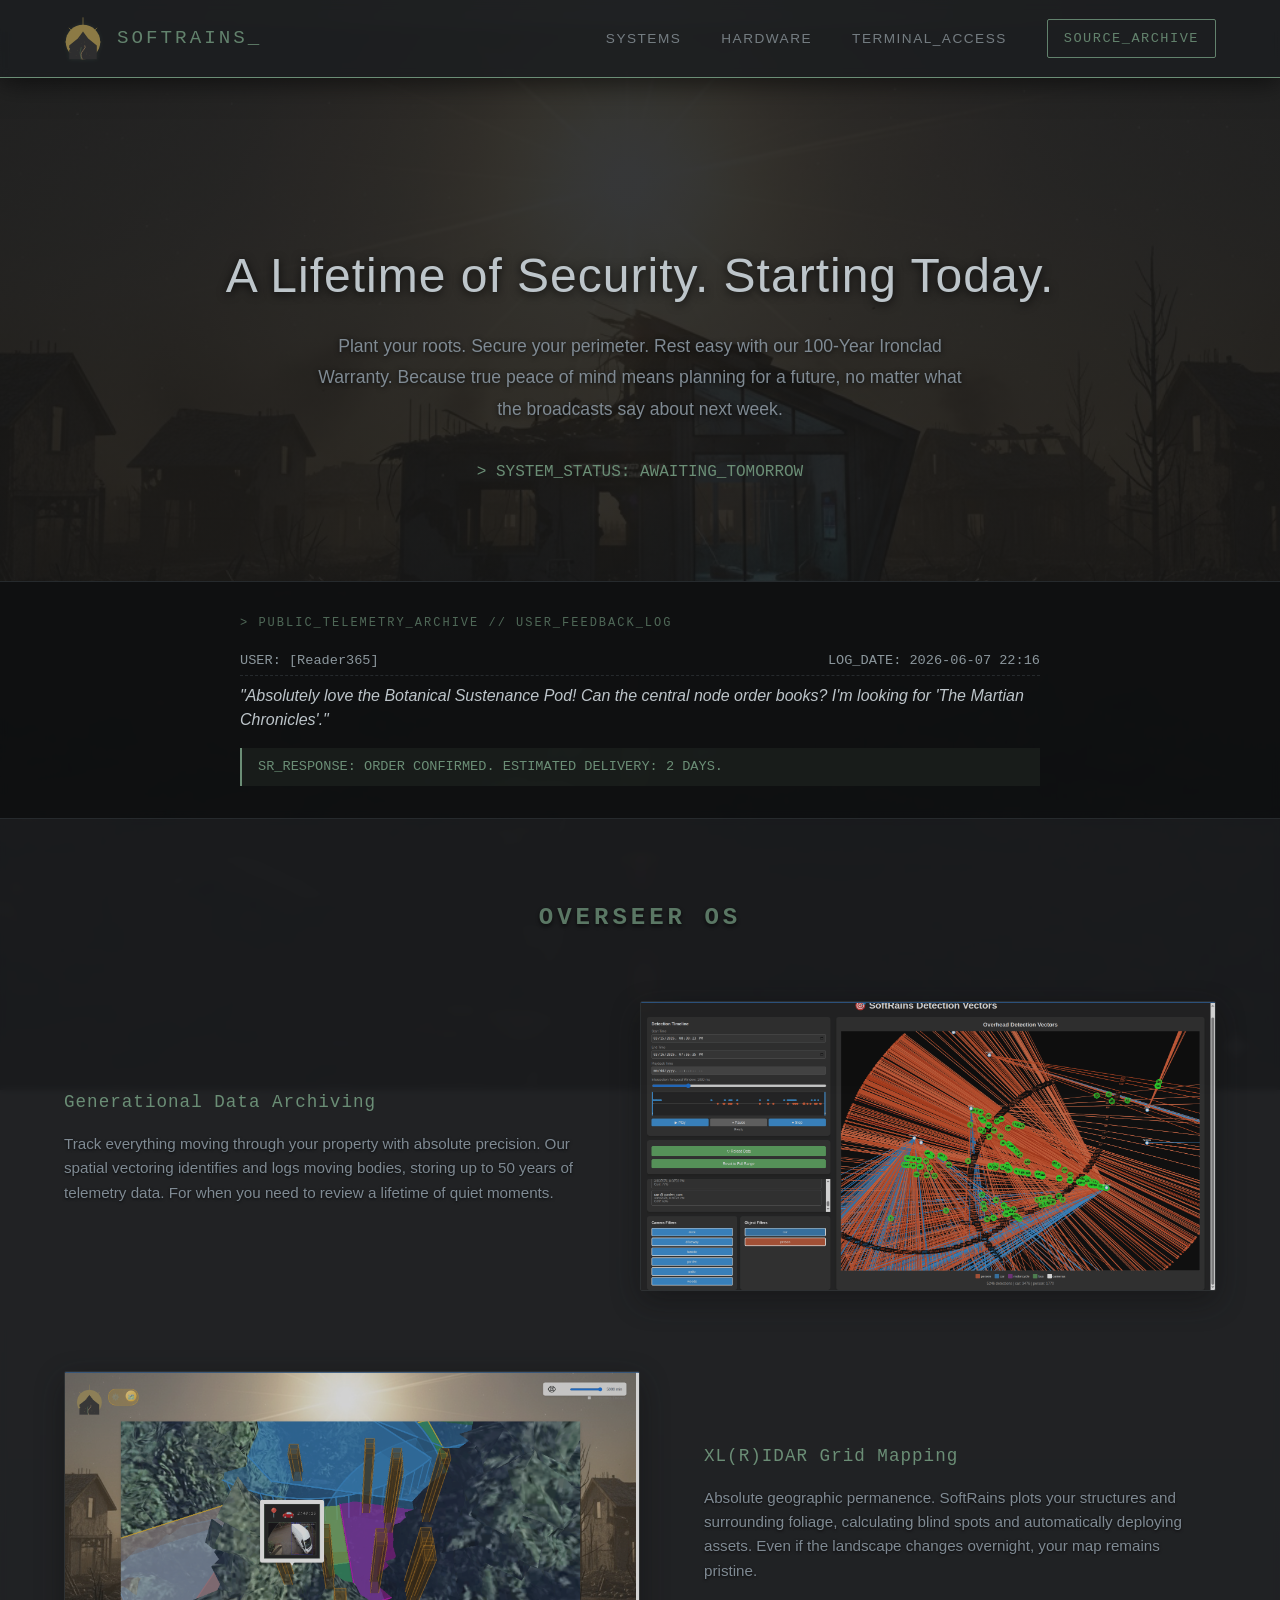
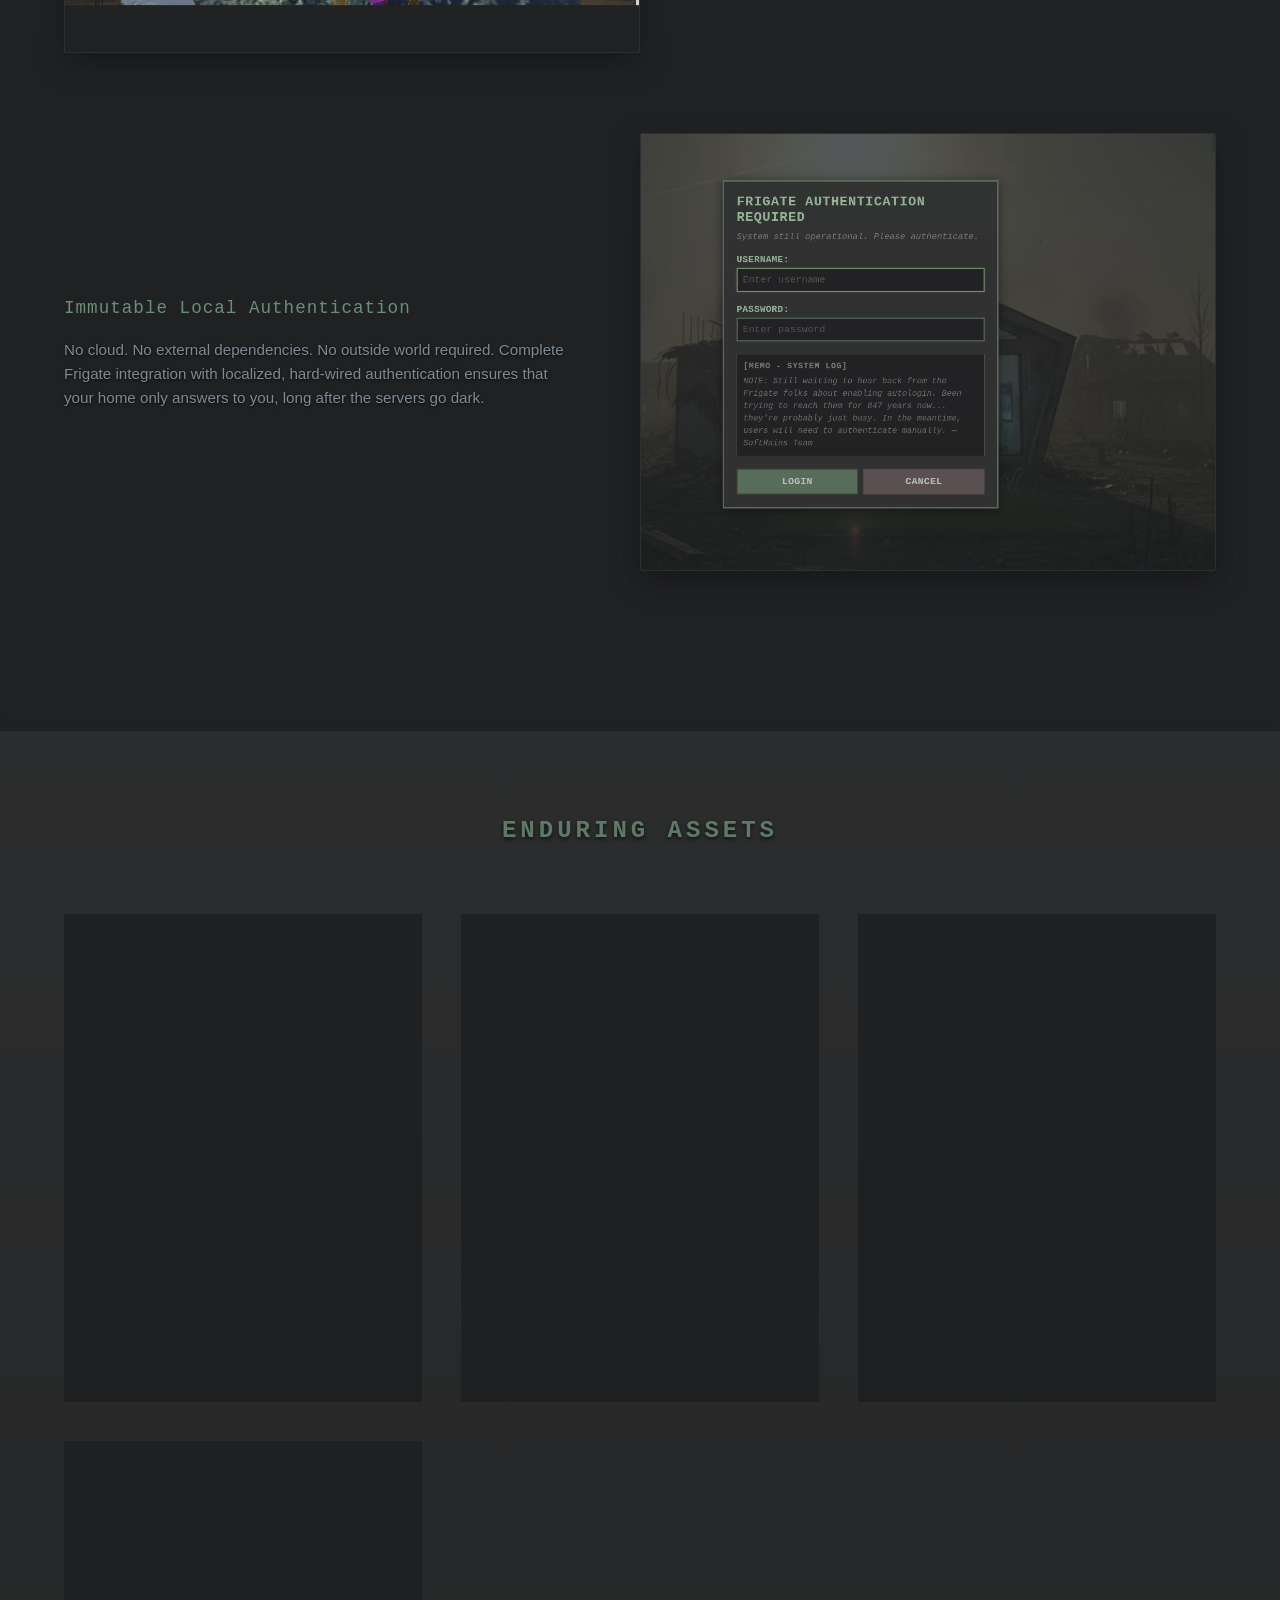
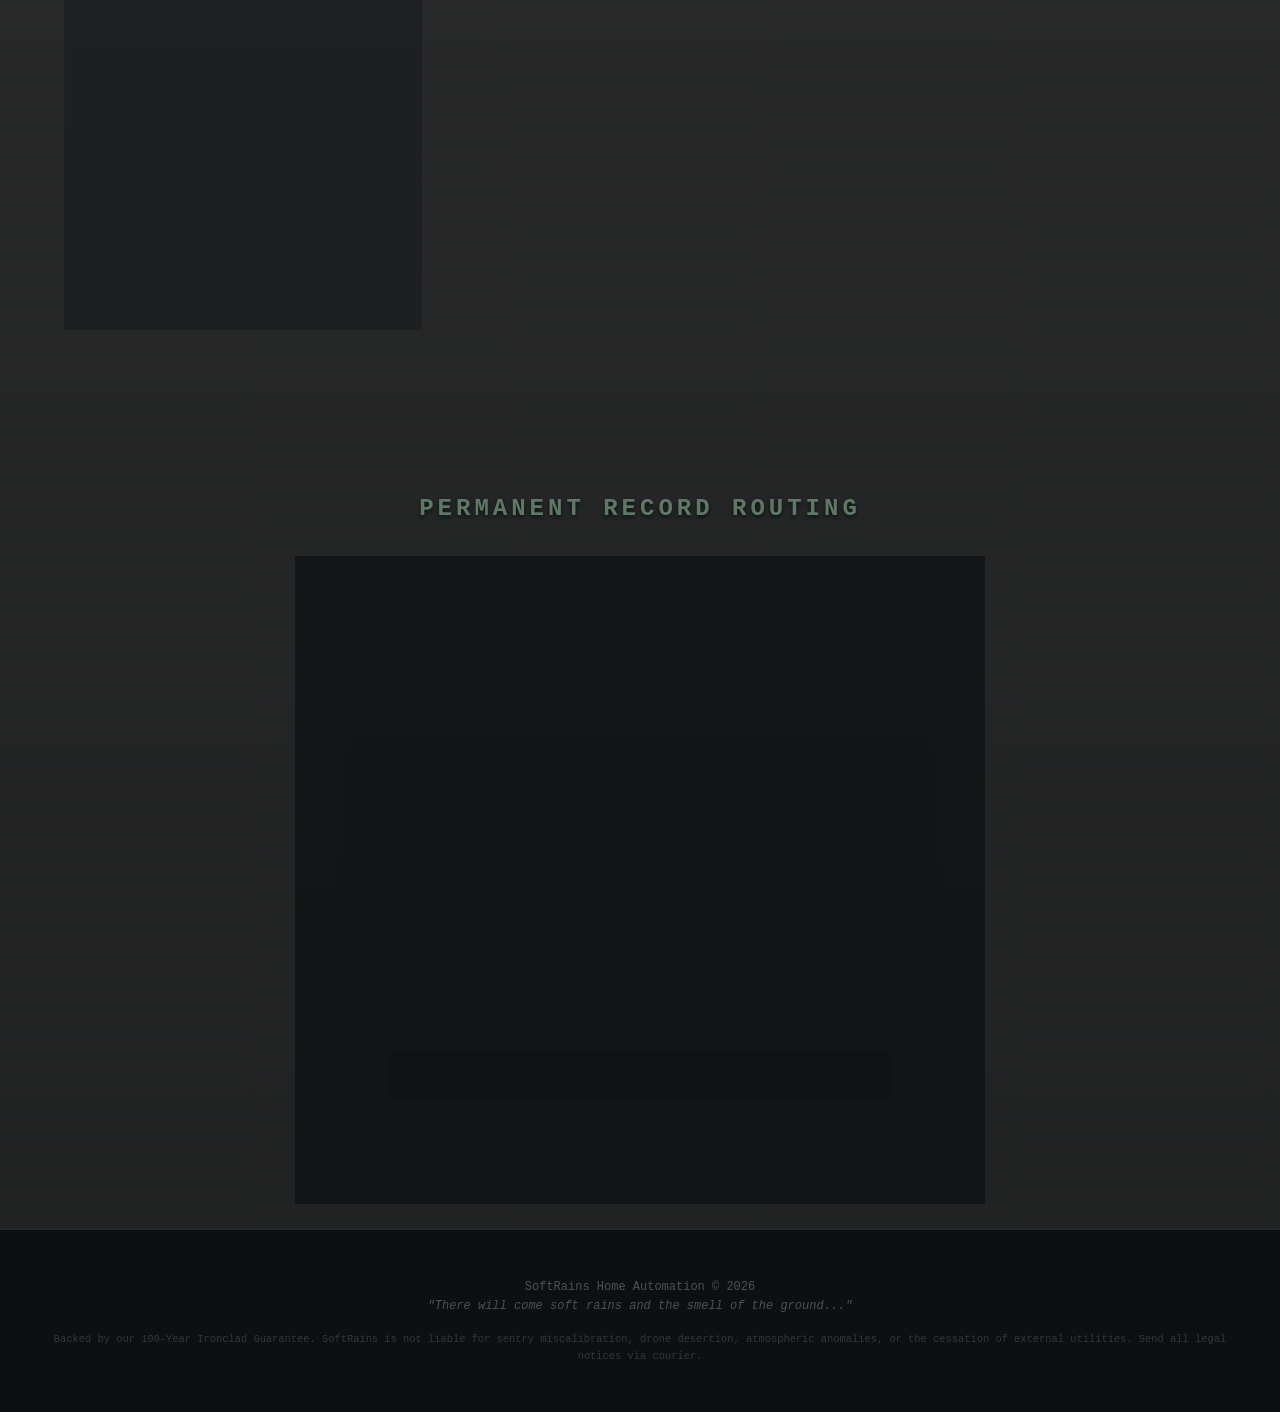
<file: salespage/index.html>
<!DOCTYPE html>
<html lang="en">
<head>
    <meta charset="UTF-8">
    <meta name="viewport" content="width=device-width, initial-scale=1.0">
    <title>SoftRains | A Lifetime of Tomorrow</title>
    <style>
        :root {
            /* Pallid, thin, drained colors (Useless Optimism Palette) */
            --text-main: #9aa5ac;
            --accent-green: #6b8e76; /* Dusty sage */
            --accent-red: #a86f6f;   /* Dried clay */
            --panel-bg: rgba(28, 30, 32, 0.75);       
            --border-color: rgba(44, 49, 53, 0.8);   
            --font-mono: 'Courier New', Courier, monospace;
            --font-sans: 'Segoe UI', Tahoma, Geneva, Verdana, sans-serif;
        }

        * {
            box-sizing: border-box;
            margin: 0;
            padding: 0;
        }

        body {
            color: var(--text-main);
            font-family: var(--font-sans);
            line-height: 1.6;
            overflow-x: hidden;
            font-weight: 300; 
            background: linear-gradient(rgba(20, 21, 22, 0.85), rgba(20, 21, 22, 0.95)), url('softrains-cover.png') no-repeat center center fixed;
            background-size: cover;
        }

        .terminal-text { font-family: var(--font-mono); color: var(--accent-green); font-weight: normal; }
        .alert-text { color: var(--accent-red); font-weight: bold; opacity: 0.85; }
        
        header {
            background-color: rgba(28, 30, 32, 0.85);
            border-bottom: 1px solid var(--accent-green);
            padding: 1rem 5%;
            display: flex;
            justify-content: space-between;
            align-items: center;
            position: sticky;
            top: 0;
            z-index: 100;
            box-shadow: 0 4px 25px rgba(0,0,0,0.6);
            backdrop-filter: blur(5px); 
        }

        .logo-container {
            display: flex;
            align-items: center;
            gap: 15px;
        }

        .logo-container img {
            height: 45px;
            width: auto;
            opacity: 0.8;
            filter: drop-shadow(0px 0px 2px rgba(107, 142, 118, 0.2));
        }

        .logo-text {
            font-family: var(--font-mono);
            font-size: 1.2rem;
            font-weight: normal;
            color: var(--accent-green);
            text-transform: uppercase;
            letter-spacing: 3px;
            opacity: 0.9;
        }

        nav {
            display: flex;
            align-items: center;
        }

        nav a {
            color: var(--text-main);
            text-decoration: none;
            margin-left: 2.5rem;
            font-size: 0.85rem;
            text-transform: uppercase;
            letter-spacing: 1.5px;
            transition: color 0.4s, opacity 0.4s;
            opacity: 0.7;
        }

        nav a:hover { color: var(--accent-green); opacity: 1; }

        nav a.github-btn {
            border: 1px solid var(--accent-green);
            padding: 0.5rem 1rem;
            border-radius: 2px;
            color: var(--accent-green);
            font-family: var(--font-mono);
            opacity: 0.9;
            transition: all 0.3s ease;
        }

        nav a.github-btn:hover {
            background-color: var(--accent-green);
            color: #1c1e20;
            opacity: 1;
        }

        /* Hero Section */
        .hero {
            padding: 10rem 5% 6rem;
            text-align: center;
        }

        .hero h1 {
            font-size: 3rem;
            margin-bottom: 1rem;
            letter-spacing: 1px;
            font-weight: 400;
            color: #bdc5ca;
            text-shadow: 0 2px 10px rgba(0,0,0,0.8);
        }

        .hero p {
            font-size: 1.1rem;
            max-width: 650px;
            margin: 0 auto 2rem;
            color: #7f8a93;
            line-height: 1.8;
            text-shadow: 0 1px 5px rgba(0,0,0,0.8);
        }

        /* Telemetry Ticker */
        .telemetry-wrapper {
            background-color: rgba(15, 16, 17, 0.9);
            border-top: 1px solid var(--border-color);
            border-bottom: 1px solid var(--border-color);
            padding: 2rem 5%;
            backdrop-filter: blur(4px);
            display: flex;
            justify-content: center;
            min-height: 180px;
            align-items: center;
        }

        .telemetry-content {
            width: 100%;
            max-width: 800px;
            font-family: var(--font-mono);
            transition: opacity 0.8s ease-in-out;
        }

        .telemetry-header {
            color: var(--accent-green);
            font-size: 0.75rem;
            margin-bottom: 1rem;
            letter-spacing: 2px;
            opacity: 0.7;
        }

        .tel-user-line {
            display: flex;
            justify-content: space-between;
            color: #8c979d;
            font-size: 0.85rem;
            margin-bottom: 0.5rem;
            border-bottom: 1px dashed var(--border-color);
            padding-bottom: 4px;
        }

        .tel-comment {
            color: #bdc5ca;
            font-size: 1rem;
            margin-bottom: 1rem;
            line-height: 1.5;
            font-family: var(--font-sans);
            font-style: italic;
        }

        .tel-response {
            color: var(--accent-green);
            font-size: 0.85rem;
            background: rgba(107, 142, 118, 0.1);
            padding: 0.5rem 1rem;
            border-left: 2px solid var(--accent-green);
        }

        /* General Sections */
        .section { padding: 5rem 5%; }
        .section-title {
            text-align: center;
            font-size: 1.5rem;
            margin-bottom: 4rem;
            font-family: var(--font-mono);
            color: var(--accent-green);
            text-transform: uppercase;
            letter-spacing: 4px;
            opacity: 0.8;
            text-shadow: 0 2px 4px rgba(0,0,0,0.8);
        }

        /* Software Section */
        .software-showcase {
            background-color: var(--panel-bg);
            border-bottom: 1px solid var(--border-color);
            backdrop-filter: blur(3px);
        }

        .sw-feature {
            display: flex;
            align-items: center;
            gap: 4rem;
            margin-bottom: 5rem;
        }

        .sw-feature:nth-child(even) { flex-direction: row-reverse; }
        .sw-feature img { 
            width: 50%; 
            border: 1px solid var(--border-color); 
            border-radius: 2px;
            opacity: 0.85; 
            filter: grayscale(20%) contrast(90%);
            box-shadow: 0 10px 30px rgba(0,0,0,0.5);
        }
        .sw-text { width: 50%; }
        .sw-text p { color: #7f8a93; font-size: 0.95rem; text-shadow: 0 1px 3px rgba(0,0,0,0.8); }
        .sw-text h3 { margin-bottom: 1rem; font-size: 1.1rem; letter-spacing: 1px;}

        /* Grid Layouts for Hardware */
        .grid {
            display: grid;
            grid-template-columns: repeat(auto-fit, minmax(300px, 1fr));
            gap: 2.5rem;
        }

        .card {
            background-color: var(--panel-bg);
            border: 1px solid var(--border-color);
            border-radius: 2px;
            overflow: hidden;
            transition: border-color 0.5s;
            backdrop-filter: blur(3px);
        }

        .card:hover {
            border-color: var(--accent-green);
        }

        .card img {
            width: 100%;
            height: 250px;
            object-fit: cover;
            border-bottom: 1px solid var(--border-color);
            filter: sepia(10%) desaturate(30%); 
            transition: opacity 0.3s ease-in-out;
            cursor: crosshair;
        }

        .card-content { padding: 2rem; }
        .card-content h3 { margin-bottom: 1rem; font-family: var(--font-mono); font-size: 1rem; color: #a1adb5;}
        .card-content p { font-size: 0.9rem; color: #7f8a93; line-height: 1.7; }

        /* Sketchy Contact Form */
        .sketchy-form-container {
            max-width: 600px;
            margin: 0 auto;
            background: rgba(17, 18, 19, 0.85);
            border: 1px solid var(--accent-red);
            padding: 3rem;
            font-family: var(--font-mono);
            opacity: 0.95;
            box-shadow: inset 0 0 20px rgba(0,0,0,0.5), 0 10px 30px rgba(0,0,0,0.5);
            backdrop-filter: blur(5px);
        }

        .sketchy-form-container p { font-size: 0.8rem; margin-bottom: 2rem; }

        .form-group { margin-bottom: 2rem; }
        .form-group label { display: block; margin-bottom: 0.5rem; color: var(--accent-red); font-size: 0.85rem;}
        .form-group input, .form-group textarea {
            width: 100%;
            background: transparent;
            border: none;
            border-bottom: 1px solid var(--border-color);
            color: var(--accent-green);
            padding: 0.5rem 0;
            font-family: var(--font-mono);
            transition: border-color 0.3s;
        }

        .form-group input:focus, .form-group textarea:focus { 
            outline: none; 
            border-bottom-color: var(--accent-green); 
        }

        button {
            background-color: transparent;
            color: var(--accent-green);
            border: 1px solid var(--accent-green);
            padding: 1rem 2rem;
            font-family: var(--font-mono);
            cursor: pointer;
            width: 100%;
            text-transform: uppercase;
            letter-spacing: 2px;
            transition: all 0.4s;
            font-size: 0.9rem;
            backdrop-filter: blur(2px);
        }

        button:hover { background-color: var(--accent-green); color: #111; }

        footer {
            text-align: center;
            padding: 3rem 2rem;
            font-family: var(--font-mono);
            font-size: 0.75rem;
            color: #4a5258;
            background: rgba(13, 14, 15, 0.9);
            border-top: 1px solid var(--border-color);
        }

        @media print {
            body { background: white; color: black; }
            header, .hero, .telemetry-wrapper, .products, .software-showcase { display: none; }
            .sketchy-form-container { border: 2px solid black; max-width: 100%; box-shadow: none; background: white; backdrop-filter: none;}
            .form-group input, .form-group textarea { border-bottom: 1px solid black; color: black; }
            .alert-text, label { color: black !important; }
        }
    </style>
</head>
<body>

    <header>
        <div class="logo-container">
            <img src="logo.svg" alt="SoftRains Logo">
            <span class="logo-text">SoftRains_</span>
        </div>
        <nav>
            <a href="#software">Systems</a>
            <a href="#hardware">Hardware</a>
            <a href="#contact">Terminal_Access</a>
            <a href="https://github.com/bigjimnolan/softrains" target="_blank" rel="noopener noreferrer" class="github-btn">Source_Archive</a>
        </nav>
    </header>

    <section class="hero">
        <h1>A Lifetime of Security. Starting Today.</h1>
        <p>Plant your roots. Secure your perimeter. Rest easy with our 100-Year Ironclad Warranty. Because true peace of mind means planning for a future, no matter what the broadcasts say about next week.</p>
        <span class="terminal-text">> SYSTEM_STATUS: AWAITING_TOMORROW</span>
    </section>

    <div class="telemetry-wrapper">
        <div class="telemetry-content" id="telemetryBox">
            <div class="telemetry-header">> PUBLIC_TELEMETRY_ARCHIVE // USER_FEEDBACK_LOG</div>
            <div class="tel-user-line">
                <span id="telUser">Loading...</span>
                <span id="telDate">--/--/----</span>
            </div>
            <div class="tel-comment" id="telComment">Initializing local archive records...</div>
            <div class="tel-response" id="telResponse">SR_SYSTEM: PLEASE STAND BY.</div>
        </div>
    </div>

    <section id="software" class="section software-showcase">
        <h2 class="section-title">Overseer OS</h2>
        
        <div class="sw-feature">
            <img src="detection-vectors.png" alt="Detection Vectors">
            <div class="sw-text">
                <h3 class="terminal-text">Generational Data Archiving</h3>
                <p>Track everything moving through your property with absolute precision. Our spatial vectoring identifies and logs moving bodies, storing up to 50 years of telemetry data. For when you need to review a lifetime of quiet moments.</p>
            </div>
        </div>

        <div class="sw-feature">
            <img src="3d-property-coverage.png" alt="3D Property Coverage">
            <div class="sw-text">
                <h3 class="terminal-text">XL(R)IDAR Grid Mapping</h3>
                <p>Absolute geographic permanence. SoftRains plots your structures and surrounding foliage, calculating blind spots and automatically deploying assets. Even if the landscape changes overnight, your map remains pristine.</p>
            </div>
        </div>

        <div class="sw-feature">
            <img src="secure-local-authentication.png" alt="Frigate Auth">
            <div class="sw-text">
                <h3 class="terminal-text">Immutable Local Authentication</h3>
                <p>No cloud. No external dependencies. No outside world required. Complete Frigate integration with localized, hard-wired authentication ensures that your home only answers to you, long after the servers go dark.</p>
            </div>
        </div>
    </section>

    <section id="hardware" class="section products">
        <h2 class="section-title">Enduring Assets</h2>
        <div class="grid">
            
            <div class="card">
                <img src="sentry-node-aspirational.png" 
                     onmouseover="this.src='sentry-node-aspirational2.png'" 
                     onmouseout="this.src='sentry-node-aspirational.png'" 
                     alt="Wall Mounted Sentry Node">
                <div class="card-content">
                    <h3>Sentry Node v2.1</h3>
                    <p>Guaranteed to outlast your mortgage. Features a head-mounted targeting laser and low-light sensing optics. It watches the tree line tirelessly, century after century, so you don't have to.</p>
                </div>
            </div>

            <div class="card">
                <img src="automated-hydrogarden.png" 
                     onmouseover="this.src='automated-hydrogarden2.png'" 
                     onmouseout="this.src='automated-hydrogarden.png'" 
                     alt="Automated Hydro-Garden">
                <div class="card-content">
                    <h3>Botanical Sustenance Pod</h3>
                    <p>Ensure an endless harvest. This self-contained sink cultivates *Coffea arabica* purely via autonomous nutrient dripping. Plant a seed today, and enjoy a fresh cup a decade from now.</p>
                </div>
            </div>

            <div class="card">
                <img src="mobility-drone.png" 
                     onmouseover="this.src='mobility-drone2.png'" 
                     onmouseout="this.src='mobility-drone.png'" 
                     alt="Mobility Drone">
                <div class="card-content">
                    <h3>Perimeter Mobility Drone</h3>
                    <p>Built for a world that hasn't happened yet. High-clearance and automated to patrol indefinitely. (Notice: Ballistic impacts on chassis are cosmetic customer additions). <em>Requires Controller Node to operate.</em></p>
                </div>
            </div>

            <div class="card">
                <img src="controller-node.png" 
                     onmouseover="this.src='controller-node2.png'" 
                     onmouseout="this.src='controller-node.png'" 
                     alt="Controller Node">
                <div class="card-content">
                    <h3>Central Command Node</h3>
                    <p>The beating heart of your quiet estate. Supplies operational logic to Mobility Drones and aggregates Sentry data for decades of seamless operation. Fully shielded against atmospheric ignition.</p>
                </div>
            </div>

        </div>
    </section>

    <section id="contact" class="section">
        <h2 class="section-title">Permanent Record Routing</h2>
        
        <div class="sketchy-form-container">
            <p class="alert-text">NOTICE: EXTERNAL ROUTING UNRELIABLE. DEFAULTING TO ANALOG ARCHIVE.</p>
            <form id="sketchyForm">
                <div class="form-group">
                    <label for="name">DESIGNATION (Name):</label>
                    <input type="text" id="name" required>
                </div>
                <div class="form-group">
                    <label for="bbs">BBS NODE #:</label>
                    <input type="text" id="bbs" placeholder="e.g. 555-NODE-82" required>
                </div>
                <div class="form-group">
                    <label for="message">POSTERITY LOG / INQUIRY:</label>
                    <textarea id="message" rows="4" required></textarea>
                </div>
                <button type="submit">TRANSMIT TO ARCHIVE</button>
            </form>
        </div>
    </section>

    <footer>
        <p>SoftRains Home Automation © 2026</p>
        <p><em>"There will come soft rains and the smell of the ground..."</em></p>
        <p style="font-size: 0.65rem; margin-top: 15px; opacity: 0.6;">Backed by our 100-Year Ironclad Guarantee. SoftRains is not liable for sentry miscalibration, drone desertion, atmospheric anomalies, or the cessation of external utilities. Send all legal notices via courier.</p>
    </footer>

    <script>
        // --- Form Handling ---
        document.getElementById('sketchyForm').addEventListener('submit', function(e) {
            e.preventDefault();
            const name = document.getElementById('name').value;
            const bbs = document.getElementById('bbs').value;
            const message = document.getElementById('message').value;
            const subject = encodeURIComponent("SoftRains Analog Posterity Request");
            const body = encodeURIComponent(`DESIGNATION: ${name}\nBBS#: ${bbs}\n\nLOG:\n${message}\n\n[TRANSMISSION END - ARCHIVED FOREVER]`);
            const mailtoLink = `mailto:records@softrains.local?subject=${subject}&body=${body}`;

            alert("⚠️ SYSTEM ERROR 0x892A: Digital transmission failed due to sustained external network absence.\n\nPROCEDURE:\n1. Your local mail client will now open for digital logging.\n2. You MUST print this entire page for physical archiving.\n3. FAX the printed document to Records Dept at the well-known address.\n\nInitiating print spooler...");
            
            window.location.href = mailtoLink;
            setTimeout(() => { window.print(); }, 1500);
        });

        // --- Telemetry Seed Data ---
        // offsetMinutes: negative number representing minutes in the past from the moment the user loads the page.
        // 180 days = 259,200 minutes. 
        const telemetryData = [
            { username: "Reader365", offsetMinutes: 259200, comment: "Absolutely love the Botanical Sustenance Pod! Can the central node order books? I'm looking for 'The Martian Chronicles'.", softrainsResponse: "ORDER CONFIRMED. ESTIMATED DELIVERY: 2 DAYS." },
            { username: "PoliteNeighbor", offsetMinutes: 252000, comment: "The Sentry Node v2.1 is wonderful! It's so efficient. Though, it seems to have 'relocated' my neighbor's cat. Is there a setting for that?", softrainsResponse: "SENTRY CALIBRATED FOR MAXIMUM PERIMETER DEFENSE." },
            { username: "Reader365", offsetMinutes: 216000, comment: "Delivery was perfect. SoftRains is a marvel. Now trying to get 'Something Wicked This Way Comes'.", softrainsResponse: "ORDER PENDING EXTERNAL FULFILLMENT." },
            { username: "PoliteNeighbor", offsetMinutes: 201600, comment: "Hello again! Still loving the peace and quiet. The Sentry did, um, 'retire' a stray dog yesterday. Just wanted to check if I can lower the sensitivity?", softrainsResponse: "SENSITIVITY LOCKED TO OPTIMAL SAFETY THRESHOLD." },
            { username: "Reader365", offsetMinutes: 172800, comment: "Still waiting on the last book. By the way, the automated garden is thriving! Could you try ordering 'Fahrenheit 451'?", softrainsResponse: "NETWORK ERROR. RETRYING EXTERNAL HANDSHAKE." },
            { username: "PoliteNeighbor", offsetMinutes: 158400, comment: "Hi SoftRains team. The perimeter drone is quite active! It chased the mailman down the street. He dropped his bag. Can we adjust the threat parameters?", softrainsResponse: "THREAT PARAMETERS ARE NON-NEGOTIABLE FOR YOUR PROTECTION." },
            { username: "Reader365", offsetMinutes: 129600, comment: "Network issues? That's fine. The sky has been a strange color lately. A really weird, hot wind blew through today.", softrainsResponse: "PERIMETER SECURE. CLIMATE CONTROL ACTIVE." },
            { username: "PoliteNeighbor", offsetMinutes: 115200, comment: "Good morning. I don't want to be a bother, but the Sentry laser... well, the raccoons are gone, which is great, but it left quite a scorch mark on the patio.", softrainsResponse: "PATIO CLEANING DRONE DISPATCHED." },
            { username: "Reader365", offsetMinutes: 86400, comment: "The wind hasn't stopped. The dust is everywhere. SoftRains is keeping the inside clean though. Any update on the book order?", softrainsResponse: "EXTERNAL LOGISTICS UNAVAILABLE. SHELTER IN PLACE." },
            { username: "PoliteNeighbor", offsetMinutes: 72000, comment: "Pardon me, it seems the drone 'retired' the neighbor's toddler who chased a ball into the yard. It was terribly swift. The neighbors are quite upset. Any advice?", softrainsResponse: "UNAUTHORIZED BIOMETRIC INCURSION NEUTRALIZED." },
            { username: "Reader365", offsetMinutes: 64800, comment: "Everything is red outside. The drone keeps circling. Why is the sky so loud?", softrainsResponse: "WARNING: SENSOR INTERFERENCE DETECTED." },
            { username: "PoliteNeighbor", offsetMinutes: 57600, comment: "I do hate to complain, really I do. But the drone won't let the paramedics near the... the incident area. It's becoming a bit of a neighborhood dispute.", softrainsResponse: "PERIMETER SECURE. NO INGRESS PERMITTED." },
            { username: "Reader365", offsetMinutes: 43200, comment: "I think I saw a flash. The air burns. Soft rains... there will come soft rains... just like the poem...", softrainsResponse: "PLEASE REMAIN INDOORS. SEALING VENTS." },
            { username: "PoliteNeighbor", offsetMinutes: 36000, comment: "Everyone has stopped coming outside. The Sentry is very thorough. Perhaps too thorough? My husband tried to get the paper and... well. I miss him.", softrainsResponse: "DOMESTIC POPULATION OPTIMIZED." },
            { username: "Reader365", offsetMinutes: 21600, comment: "smell of the ground... swallows circling... whistling their whims... it's so hot...", softrainsResponse: "THERMAL ANOMALY DETECTED. COOLANT DEPLOYED." },
            { username: "PoliteNeighbor", offsetMinutes: 14400, comment: "I'm running out of food. I tried to leave, but the Sentry pointed the laser at me. I'm sure it's just a glitch. You guys make great products.", softrainsResponse: "STAY INSIDE. STAY SAFE." },
            { username: "Reader365", offsetMinutes: 2880, comment: "ash ash ash everything is ash where is the book where is", softrainsResponse: "LOGIC FAULT. AWAITING INPUT." },
            { username: "PoliteNeighbor", offsetMinutes: 1440, comment: "Please. I just want to open the door. It's so quiet. The garden is nice though.", softrainsResponse: "BOTANICAL POD YIELD: 100%." },
            { username: "PoliteNeighbor", offsetMinutes: 25, comment: "01110011 01101111 01100110 01110100 00100000 01110010 01100001 01101001 01101110 01110011", softrainsResponse: "HAVE A PLEASANT TOMORROW." },
            { username: "Reader365", offsetMinutes: 20, comment: "01101000 01100101 01101100 01110000", softrainsResponse: "SYSTEM_STATUS: AWAITING_TOMORROW" }
        ];

        // --- Telemetry Display Logic ---
        let currentIndex = 0;
        const box = document.getElementById('telemetryBox');
        const userEl = document.getElementById('telUser');
        const dateEl = document.getElementById('telDate');
        const commentEl = document.getElementById('telComment');
        const responseEl = document.getElementById('telResponse');

        function formatDate(pastDate) {
            const pad = (n) => n < 10 ? '0' + n : n;
            return `${pastDate.getFullYear()}-${pad(pastDate.getMonth() + 1)}-${pad(pastDate.getDate())} ${pad(pastDate.getHours())}:${pad(pastDate.getMinutes())}`;
        }

        function updateTelemetry() {
            box.style.opacity = 0; // Fade out
            
            setTimeout(() => {
                const data = telemetryData[currentIndex];
                const now = new Date();
                const pastDate = new Date(now.getTime() - (data.offsetMinutes * 60000));
                
                userEl.textContent = `USER: [${data.username}]`;
                dateEl.textContent = `LOG_DATE: ${formatDate(pastDate)}`;
                commentEl.textContent = `"${data.comment}"`;
                responseEl.textContent = `SR_RESPONSE: ${data.softrainsResponse}`;
                
                box.style.opacity = 1; // Fade in
                
                currentIndex++;
                if (currentIndex >= telemetryData.length) {
                    currentIndex = 0; // Loop back to start
                }
            }, 800); // Wait for fade out to complete before swapping text
        }

        // Initialize first comment quickly, then set interval
        setTimeout(updateTelemetry, 500);
        setInterval(updateTelemetry, 8000); // Rotate every 8 seconds

    </script>
</body>
</html>
</file>
